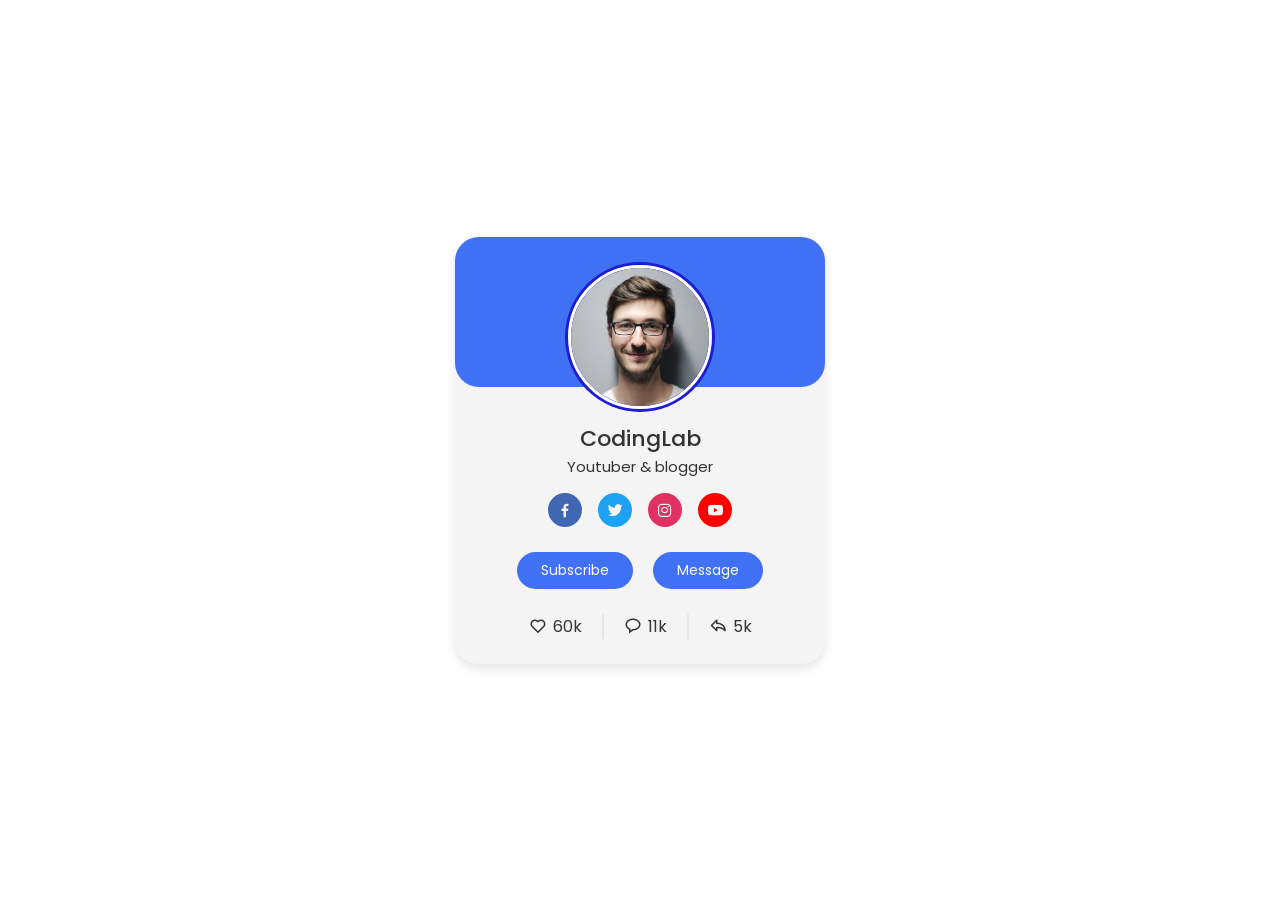
<file: project1_Profile_card/index.html>
<!DOCTYPE html>
<html lang="en">

<head>
    <meta charset="UTF-8">
    <meta name="viewport" content="width=device-width, initial-scale=1.0">
    <title>Profile Card</title>
    <link rel="stylesheet" href="./style.css">
    <link href='https://unpkg.com/boxicons@2.1.4/css/boxicons.min.css' rel='stylesheet'>
</head>

<body>
    <div class="profile_card">
        <div class="image">
            <img src="./profile-card-img.jpg" alt="" class="profile_img">
        </div>
        <div class="text_data">
            <span class="name">CodingLab</span>
            <span class="job">Youtuber & blogger</span>
        </div>
        <div class="media_buttons">
            <a href="#" class="link" style="background-color: #4267b2;">
                <i class='bx bxl-facebook'></i>
            </a>
            <a href="#" class="link" style="background-color: #1da1f2;">
                <i class='bx bxl-twitter'></i>
            </a>
            <a href="#" class="link" style="background-color: #e13062;">
                <i class='bx bxl-instagram'></i>
            </a>
            <a href="#" class="link" style="background-color: #ff0000;">
                <i class='bx bxl-youtube'></i>
            </a>
        </div>

        <div class="buttons">
            <button class="button">Subscribe</button>
            <button class="button">Message</button>
        </div>

        <div class="analytics">
            <div class="data">
                <i class='bx bx-heart'></i>
                <span class="number">60k</span>
            </div>
            <div class="data">
                <i class='bx bx-message-rounded'></i>
                <span class="number">11k</span>
            </div>
            <div class="data">
                <i class='bx bx-share'></i>
                <span class="number">5k</span>
            </div>
        </div>
    </div>
</body>

</html>
</file>
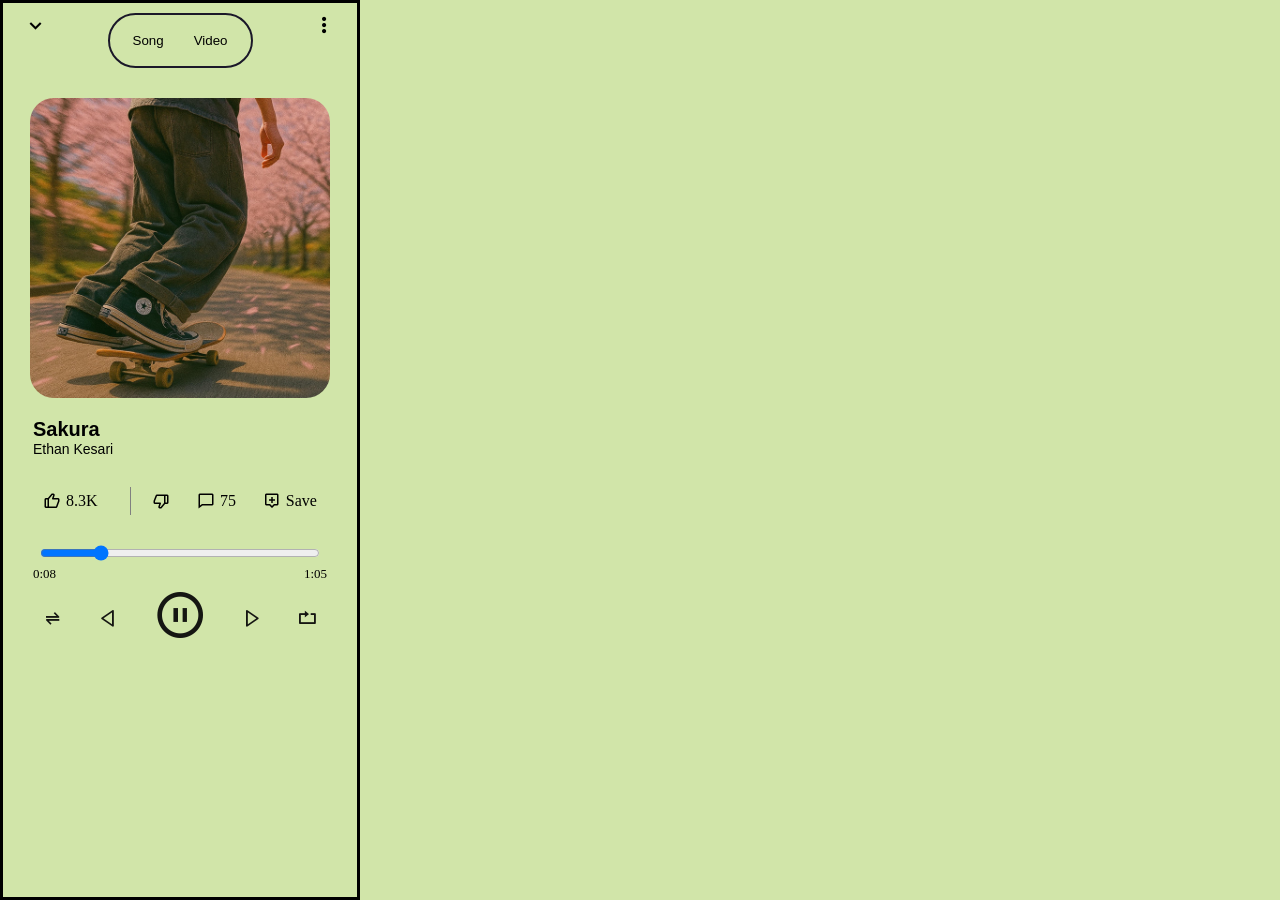
<file: project2_YTmusic/index.html>
<!DOCTYPE html>
<html lang="en">

<head>
    <meta charset="UTF-8">
    <meta name="viewport" content="width=device-width, initial-scale=1.0">
    <title>YT Music</title>
    <link rel="stylesheet" href="./style.css">
    <link href='https://unpkg.com/boxicons@2.1.4/css/boxicons.min.css' rel='stylesheet'>
</head>

<body>
    <div class="container">
        <div class="top">
            <a href="" class="top_icons">
                <i class='bx bx-chevron-down'></i>
            </a>
            <div class="buttons">
                <span> <button class="top_buttons" type="button">Song</button></span>
                <span> <button class="top_buttons">Video</button></span>


            </div>

            <a href="" class="top_icons">
                <i class='bx bx-dots-vertical-rounded'></i>
            </a>
        </div>
        <div class="image_container">
            <img src="./sakura.JPEG" alt="" class="image">
        </div>

        <div class="song_artist">
            <div class="song">Sakura</div>
            <div class="artist">Ethan Kesari</div>
        </div>

        <div class="row_pill">

            <div class="pill">
                <i class='bx bx-like'></i>
                <span class="number">8.3K</span>
            </div>
            <div class="pill">
                <i class='bx bx-dislike'></i>
            </div>
            <div class="pill">
                <i class='bx bx-comment'></i>
                <span class="number">75</span>
            </div>
            <div class="pill">
                <i class='bx bx-message-alt-add'></i>
                <span class="number">Save</span>
            </div>
        </div>

        <div class="slider">
            <label for="slide"></label>
            <input type="range" name="" id="slide" max="100" min="0" value="20" class="slide">
        </div>

        <div class="timestamp">
            <span class="time">0:08</span>
            <span class="time">1:05</span>
        </div>

        <div class="footer">
            <div class="footer_icons">
                <i class='bx bx-transfer-alt'></i>
            </div>

            <div class="footer_icons">
                <i class='bx bx-left-arrow'></i>
            </div>

            <div class="footer_icons">
                <i class='bx bx-pause-circle'></i>
            </div>

            <div class="footer_icons">
                <i class='bx bx-right-arrow'></i>
            </div>

            <div class="footer_icons">
                <i class='bx bx-repeat'></i>
            </div>
        </div>
    </div>
</body>

</html>
</file>
<file: project1_Profile_card/style.css>
@import url("https://fonts.googleapis.com/css2?family=Poppins:ital,wght@0,100;0,200;0,300;0,400;0,500;0,600;0,700;0,800;0,900;1,100;1,200;1,300;1,400;1,500;1,600;1,700;1,800;1,900&display=swap");

* {
  margin: 0;
  padding: 0;
  box-sizing: border-box;
  font-family: "Poppins", sans-serif;
}

html,
body {
  width: 100%;
  height: 100%;
  display: flex;
  align-items: center;
  justify-content: center;
}
.profile_card {
  display: flex;
  flex-direction: column;
  align-items: center;
  max-width: 370px;
  width: 100%;
  background-color: #f4f4f4;
  border-radius: 24px;
  padding: 25px;
  box-shadow: 0 5px 10px rgba(0, 0, 0, 0.1);
  position: relative;
}
.profile_card::before {
  top: 0;
  left: 0;
  border-radius: 24px;
  content: "";
  position: absolute;
  height: 150px;
  width: 100%;
  background-color: #4070f4;
}
.image {
  position: relative;
  height: 150px;
  width: 150px;
  border-radius: 50%;
  background-color: rgb(28, 28, 210);
  padding: 3px;
  margin-bottom: 10px;
}
.image .profile_img {
  height: 100%;
  width: 100%;
  object-fit: cover;
  border-radius: 50%;
  border: 3px solid #fff;
}

.profile_card .text_data {
  display: flex;
  flex-direction: column;
  align-items: center;
  color: #333;
}

.text_data .name {
  font-size: 22px;
  font-weight: 500;
}
.text_data .job {
  font-size: 15px;
  font-weight: 400;
}
.profile_card .media_buttons {
  display: flex;
  align-items: center;
  margin-top: 15px;
}
.media_buttons .link {
  background-color: rgb(34, 0, 255);
  text-decoration: none;
  margin: 0 8px;
  height: 34px;
  width: 34px;
  border-radius: 50%;
  display: flex;
  align-items: center;
  justify-content: center;
  color: #f6f4f4;
  font-size: 18px;
}

.profile_card .buttons {
  display: flex;
  align-items: center;
  margin-top: 25px;
}

.buttons .button {
  border-radius: 24px;
  font-weight: 400;
  padding: 8px 24px;
  background-color: #4070f4;
  margin: 0px 10px;
  border: none;
  color: #fff;
  font-size: 14px;
  cursor: pointer;
  transition: all 0.3s ease;
}

.buttons .button:hover {
  background-color: #0e4bf1;
}

.profile_card .analytics {
  display: flex;
  align-items: center;
  margin-top: 25px;
}
.analytics .data {
  display: flex;
  align-items: center;
  color: #333;
  padding: 0 20px;
  border-right: 2px solid #e7e7e7;
}
.data i {
  font-size: 18px;
  margin-right: 6px;
}
.data:last-child {
  border-right: none;
}
</file>
<file: project2_YTmusic/style.css>
* {
  margin: 0;
  padding: 0;
  box-sizing: border-box;
}
html,
body {
  height: 100%;
  width: 100%;
  background-color: rgb(209, 229, 169);
}

.container {
  width: 360px;
  border: 3px solid black;
  height: 100%;
  display: flex;
  flex-direction: column;
  justify-self: center;
  padding: 10px 20px;
  background-color: rgb(209, 229, 169);
}

.top {
  display: flex;
  justify-content: space-between;
}

.top .top_icons {
  font-size: 25px;
  /* margin: 10px; */
  color: black;
}
.buttons {
  border: 2px solid rgb(27, 24, 41);
  display: flex;
  align-items: center;
  border-radius: 999px;
  padding: 8px;
}
.buttons .top_buttons {
  border: 0px;
  margin: 10px 15px;
  background-color: inherit;
}

.buttons .top_buttons:hover {
  cursor: pointer;
  background-color: rgb(130, 179, 163);
}

.image_container {
  height: 300px;
  width: auto;
  align-self: center;
  margin-top: 30px;
  border-radius: 24px;
}

.image_container .image {
  max-height: 100%;
  width: auto;
  border-radius: 24px;
}

.song_artist {
  margin: 20px 10px;
}
.song_artist .song {
  font-size: 20px;
  font-weight: 700;
  font-family: sans-serif;
}
.song_artist .artist {
  font-family: sans-serif;
  font-size: 14px;
}

.row_pill {
  display: flex;
  justify-content: space-between;
  margin: 10px 15px;
}

.pill i {
  font-size: large;
}
.pill {
  display: flex;
  align-items: center;
  padding: 5px;
  gap: 5px;
}
.row_pill .pill:nth-child(1) {
  border-right: 1px solid grey;
  padding-right: 32px;
}

.slider {
  margin-top: 20px;
  display: flex;
  justify-content: center;
}

#slide {
  width: 280px;
}
.timestamp {
  display: flex;
  justify-content: space-between;
  font-size: small;
  margin: 5px 10px;
}
.footer {
  display: flex;
  justify-content: space-between;
  margin: 0px 20px;
  align-items: center;
}

.footer .footer_icons {
  font-size: 20px;
  color: rgba(8, 8, 8, 0.942);
  /* border: 1px solid red; */
}

.footer .footer_icons:nth-child(3) {
  font-size: 55px;
}
</file>
